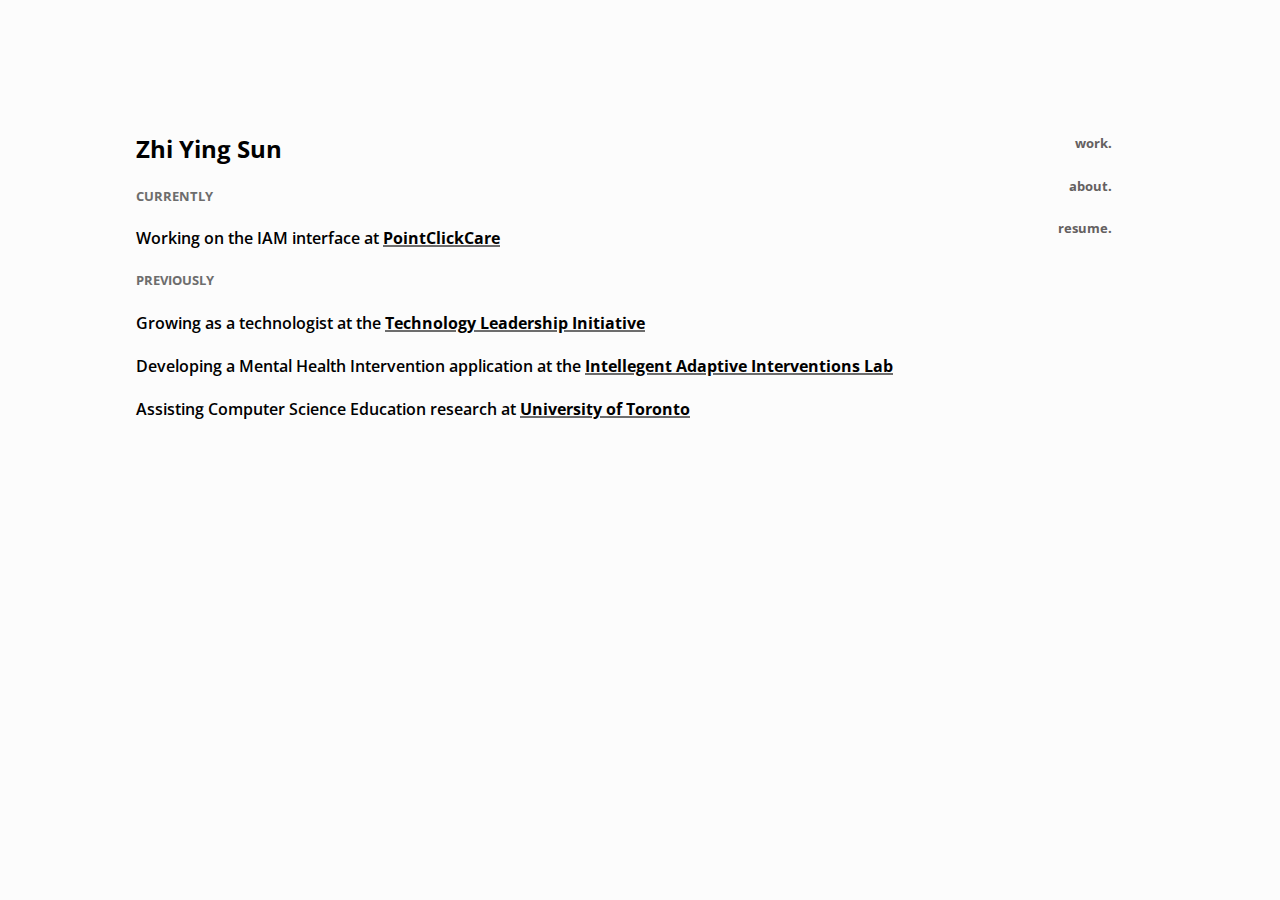
<file: index.html>
<!DOCTYPE html>
<html lang="en">
<head>
    <meta charset="UTF-8">
    <meta name="viewport" content="width=device-width, initial-scale=1.0">
    <title>Sophy Sun</title>
    <link rel="stylesheet" href="styles.css">
    <link href="https://fonts.googleapis.com/css2?family=EB+Garamond:ital,wght@0,400;0,500;0,600;0,700;0,800;1,400;1,500;1,600;1,700;1,800&display=swap" rel="stylesheet"/>
    <!-- <script src="https://cdn.jsdelivr.net/npm/bootsftrap@5.0.0-beta1/dist/js/bootstrap.bundle.min.js" integrity="sha384-ygbV9kiqUc6oa4msXn9868pTtWMgiQaeYH7/t7LECLbyPA2x65Kgf80OJFdroafW" crossorigin="anonymous"></script> -->
    <meta name="description" content="Personal website of Sophy Sun, an aspiring Software Engineer.">
    <link rel="shortcut icon" type="image/png" href="favicon.png">
    <!-- Google / Search Engine Tags -->
    <meta itemprop="name" content="Sophy Sun">
    <meta itemprop="description" content="Personal website of Sophy Sun, an aspiring Computer Scientist.">
    <meta itemprop="image" content="http://sophysun.me/website.png">

    <!-- Global site tag (gtag.js) - Google Analytics -->
    <script async src="https://www.googletagmanager.com/gtag/js?id=UA-172489547-1"></script>
    <script>
    window.dataLayer = window.dataLayer || [];
    function gtag(){dataLayer.push(arguments);}
    gtag('js', new Date());

    gtag('config', 'UA-172489547-1');
    </script>
</head>
<body>
    <div class="content">
        <div class="title">
            <h2>Zhi Ying Sun</h2>
        </div>
        <div class="subtitle">
            <h5>CURRENTLY</h5>
        </div>
        <div class="text">
            <h4>Working on the IAM interface at <a href="https://pointclickcare.com/" target="_blank" rel="noopener noreferrer">PointClickCare</a></h4>
        </div>
        <div class="subtitle">
            <h5>PREVIOUSLY</h5>
        </div>
        <div class="text">
            <h4>Growing as a technologist at the <a href="https://www.technologyleadershipinitiative.com/" target="_blank" rel="noopener noreferrer">Technology Leadership Initiative</a></h4>
            <h4>Developing a Mental Health Intervention application at the <a href="http://www.josephjaywilliams.com/projects" target="_blank" rel="noopener noreferrer">Intellegent Adaptive Interventions Lab</a></h4>
            <h4>Assisting Computer Science Education research at <a href="https://uoftcsed.github.io/" target="_blank" rel="noopener noreferrer">University of Toronto</a></h4>
        </div>
        
    </div>
    <div class="sidebar">
        <h5><a href="https://sophysun.me/">work</a>.</h5>
        <div class="tooltip">about.
            <span class="tooltiptext">coming soon.</span>
          </div>
        <h5><a href="Zhi_Ying Sun_Resume.pdf">resume.</a></h5>
    </div>
</body>
</html>
</file>
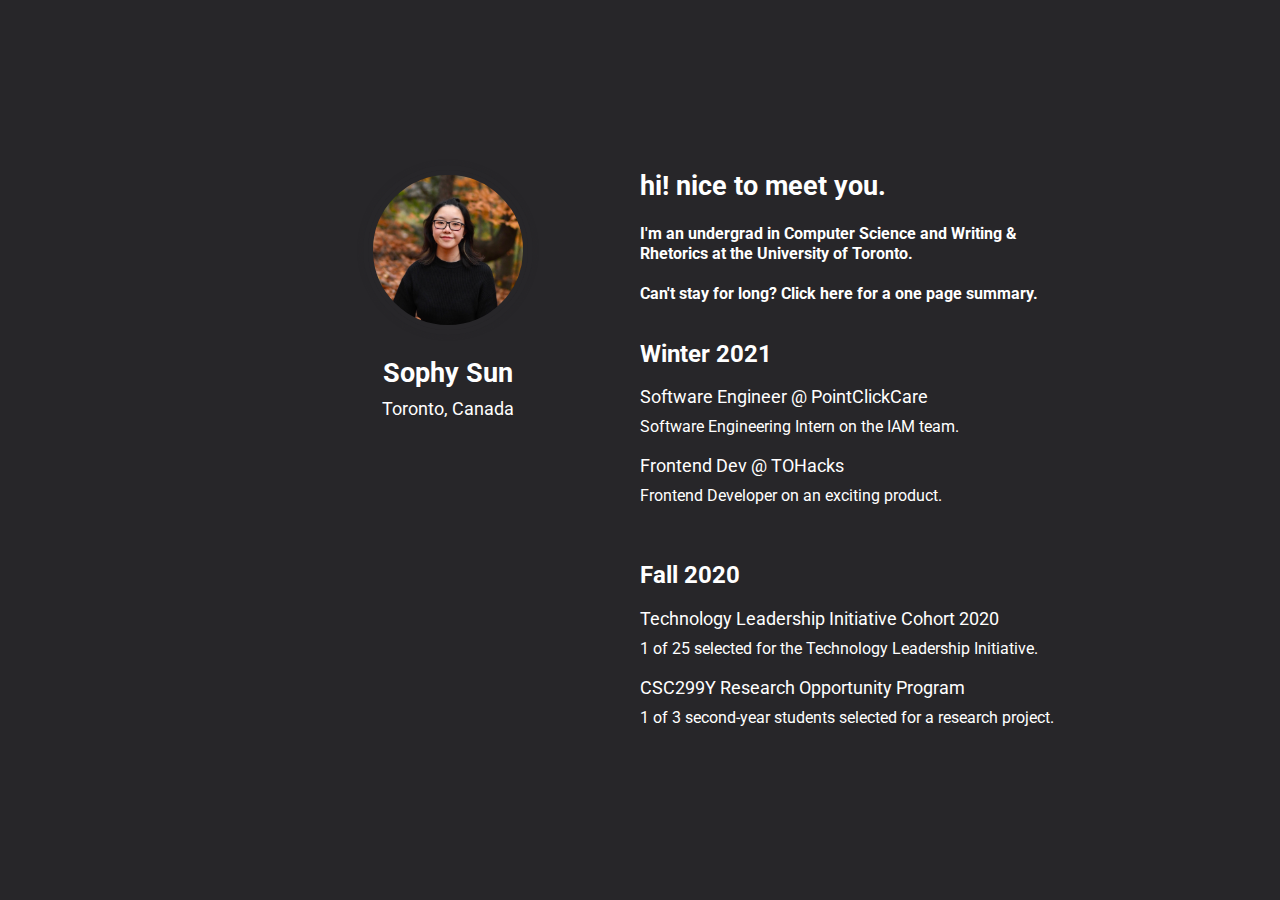
<file: old website/index.html>
<!DOCTYPE html>
<html lang="en">
<head>
    <meta charset="UTF-8">
    <meta name="viewport" content="width=device-width, initial-scale=1.0">
    <meta http-equiv="X-UA-Compatible" content="ie=edge">
    <link rel="stylesheet" href="https://use.fontawesome.com/releases/v5.4.1/css/all.css" integrity="sha384-5sAR7xN1Nv6T6+dT2mhtzEpVJvfS3NScPQTrOxhwjIuvcA67KV2R5Jz6kr4abQsz" crossorigin="anonymous">
    <link rel="stylesheet" href="style.css">

    <meta name="description" content="Personal website of Sophy Sun, an aspiring Computer Scientist.">

    <!-- Google / Search Engine Tags -->
    <meta itemprop="name" content="Sophy Sun">
    <meta itemprop="description" content="Personal website of Sophy Sun, an aspiring Computer Scientist.">
    <meta itemprop="image" content="http://sophysun.me/sophy.jpg">

    <!-- Global site tag (gtag.js) - Google Analytics -->
    <script async src="https://www.googletagmanager.com/gtag/js?id=UA-172489547-1"></script>
    <script>
    window.dataLayer = window.dataLayer || [];
    function gtag(){dataLayer.push(arguments);}
    gtag('js', new Date());

    gtag('config', 'UA-172489547-1');
    </script>

    <!-- Facebook Meta Tags -->
    <meta property="og:url" content="https://sophysun.me">
    <meta property="og:type" content="website">
    <meta property="og:title" content="Sophy Sun">
    <meta property="og:description" content="Personal website of Sophy Sun, an aspiring Computer Scientist.">
    <meta property="og:image" content="http://sophysun.me/sophy.jpg">

    <!-- Twitter Meta Tags -->
    <meta name="twitter:card" content="summary_large_image">
    <meta name="twitter:title" content="Sophy Sun">
    <meta name="twitter:description" content="Personal website of Sophy Sun, an aspiring Computer Scientist.">
    <meta name="twitter:image" content="http://sophysun.me/sophy.jpg">
    <title>Sophy Sun</title>

</head>
<body>
    <!-- <div class="nav">
        <a href="sophysun.me/resources">Resources</a>
    </div> -->

    <div class="grid-2">
        <div class="section-1">
            <div id="window-container" className="mx-auto">
                <div id="window-cirle-container">
                <div id="window-inner-container">
                    <div id="window"></div>
                </div>
                </div>
            </div>
            
            <h2>Sophy Sun</h2>
            <p>Toronto, Canada</p>
            <a href="https://twitter.com/_sophysun" target="_blank" alt="Sophy Sun Twitter"><i class="fab fa-twitter"></i></a>
            <a  href="https://github.com/ZhiYingSun" target="_blank"  alt="Sophy Sun Github"><i class="fab fa-github"></i></a>
            <a href="https://www.instagram.com/_sophysun/" target="_blank"  alt="Sophy Sun Instagram"><i class="fab fa-instagram"></i></a>
            <a href="https://www.linkedin.com/in/sophy-sun-87980612b/" target="_blank"  alt="Sophy Sun Linkedin"><i class="fab fa-linkedin"></i></a>
        </div>
        <div class="section-2">
            <h2><span>hi! nice to meet you.</span></h2>
            <h4>
                I'm an undergrad in Computer Science and Writing & Rhetorics at the University of Toronto.
                <!-- I'm a computer science student passionate about creating innovative solutions and unique expereinces in a meaningful way.  -->
                <br></br>
                Can't stay for long? <a href="Zhi_Ying Sun_Resume.pdf" style="font-size: 1rem;" target="_blank">Click here for a one page summary.</a>
        
                <!-- Currently: Looking for opportunities for Summer 2021. -->
    
                <!-- <a href="Zhi_Ying Sun_Resume.pdf">Click Here to see my CV.</a> -->
                <!-- Currently: Undergraduate Researcher @ UofT -->

                <!-- Previously: Fellow at RTC  -->
            </h4>
            <h2>Winter 2021</h2>

            <a href="https://pointclickcare.com/" style="width: 75px" target="_blank">Software Engineer @ PointClickCare</a>
            <p>Software Engineering Intern on the IAM team.</p>

            <a href="https://pointclickcare.com/" style="width: 75px" target="_blank">Frontend Dev @ TOHacks</a>
            <p>Frontend Developer on an exciting product.</p>

            <h2>Fall 2020</h2>

            <a href="https://www.technologyleadershipinitiative.com/" style="width: 75px" target="_blank">Technology Leadership Initiative Cohort 2020</a>
            <p>1 of 25 selected for the Technology Leadership Initiative.</p>

            <a href="https://www.artsci.utoronto.ca/current/academics/research-opportunities/research-opportunities-program " style="width: 75px" target="_blank">CSC299Y Research Opportunity Program</a>
            <p>1 of 3 second-year students selected for a research project.</p>

        </div>
    </div>

</body>
</html>
</file>
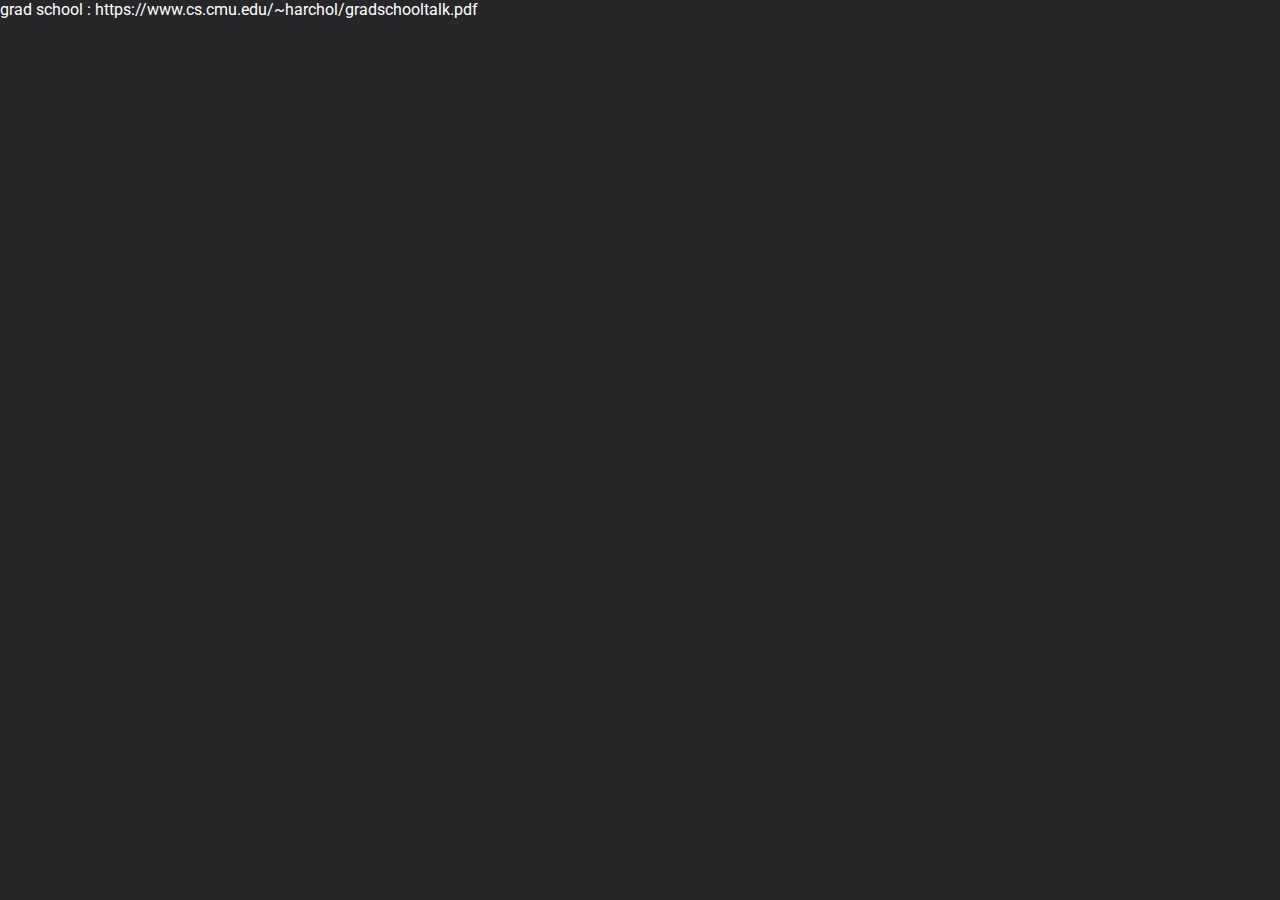
<file: resources.html>
<!DOCTYPE html>
<html lang="en">
<head>
    <meta charset="UTF-8">
    <meta name="viewport" content="width=device-width, initial-scale=1.0">
    <meta http-equiv="X-UA-Compatible" content="ie=edge">
    <link rel="stylesheet" href="https://use.fontawesome.com/releases/v5.4.1/css/all.css" integrity="sha384-5sAR7xN1Nv6T6+dT2mhtzEpVJvfS3NScPQTrOxhwjIuvcA67KV2R5Jz6kr4abQsz" crossorigin="anonymous">
    <link rel="stylesheet" href="style.css">

    <meta name="description" content="Personal website of Sophy Sun, an aspiring Computer Scientist.">

    <!-- Google / Search Engine Tags -->
    <meta itemprop="name" content="Sophy Sun">
    <meta itemprop="description" content="Personal website of Sophy Sun, an aspiring Computer Scientist.">
    <meta itemprop="image" content="http://sophysun.me/sophy.jpg">

    <!-- Global site tag (gtag.js) - Google Analytics -->
    <script async src="https://www.googletagmanager.com/gtag/js?id=UA-172489547-1"></script>
    <script>
    window.dataLayer = window.dataLayer || [];
    function gtag(){dataLayer.push(arguments);}
    gtag('js', new Date());

    gtag('config', 'UA-172489547-1');
    </script>

    <!-- Facebook Meta Tags -->
    <meta property="og:url" content="https://sophysun.me">
    <meta property="og:type" content="website">
    <meta property="og:title" content="Sophy Sun">
    <meta property="og:description" content="Personal website of Sophy Sun, an aspiring Computer Scientist.">
    <meta property="og:image" content="http://sophysun.me/sophy.jpg">

    <!-- Twitter Meta Tags -->
    <meta name="twitter:card" content="summary_large_image">
    <meta name="twitter:title" content="Sophy Sun">
    <meta name="twitter:description" content="Personal website of Sophy Sun, an aspiring Computer Scientist.">
    <meta name="twitter:image" content="http://sophysun.me/sophy.jpg">
    <title>Sophy Sun</title>

</head>
<body>
 
    grad school : https://www.cs.cmu.edu/~harchol/gradschooltalk.pdf

</body>
</html>
</file>
<file: styles.css>
@import url("https://fonts.googleapis.com/css2?family=Open+Sans:wght@300;400;600;700;800&display=swap");

body {
  margin-top: 7rem;
  font-family: "Open Sans", sans-serif;
  -webkit-font-smoothing: antialiased;
  -moz-osx-font-smoothing: grayscale;
  background-color: #FCFCFC;
}

.title {
    font-weight: bold;
}

.subtitle {
  color: #6D6D6D;
}

.content {
  display: inline-block;
  margin-left: 8rem;
  margin-right: 2rem;
}

.text h4 {
  font-weight: 600;
}

.text a {
  color: black;
  text-decoration: underline;
  text-decoration-color: #6D6D6D;
  text-decoration-thickness: 2px;
  font-weight: 700;
}

.sidebar {
  float: right;
  margin-right: 10rem;
  color: #646060;
  text-align: right;
}

.sidebar a {
  color: #646060;
  text-decoration:none;
}

.sidebar a:hover{
  color: black;
}

/* Tooltip container */
.tooltip {
  font-weight: bold;
  font-size: 0.8em;
  color: #646060;
  position: relative;
  display: inline-block;
}

/* Tooltip text */
.tooltip .tooltiptext {
  top: -5px;
  left: 130%;
  visibility: hidden;
  width: 110px;
  background-color: #646060;
  color: #fff;
  text-align: center;
  padding: 5px 0;
  border-radius: 6px;
 
  /* Position the tooltip text - see examples below! */
  position: absolute;
  z-index: 1;
}

/* Show the tooltip text when you mouse over the tooltip container */
.tooltip:hover .tooltiptext {
  visibility: visible;
}

/* Smartphones (portrait and landscape) ----------- */
@media only screen and (max-device-width : 1024px) {
  body {
    /* margin-top: 7rem; */
    font-family: "Open Sans", sans-serif;
    -webkit-font-smoothing: antialiased;
    -moz-osx-font-smoothing: grayscale;
    background-color: #FCFCFC;
  }
  
  .title {
    font-weight: bold;
  }
  
  .subtitle {
    color: #6D6D6D;
  }
  
  .content {
    display: inline-block;
    margin-left: 2rem;
    margin-right: 2rem;
  }
  
  .sidebar {
    display: none;
    float: right;
    /* margin-right: 10rem; */
    color: #646060;
    text-align: right;
  }
  
  .sidebar a {
    color: #646060;
    text-decoration:none
  }
  
  .sidebar a:hover{
    color: black;
  }
  
  /* Tooltip container */
  .tooltip {
    font-weight: bold;
    font-size: 0.8em;
    color: #646060;
    position: relative;
    display: inline-block;
  }
  
  /* Tooltip text */
  .tooltip .tooltiptext {
    top: -5px;
    left: 130%;
    visibility: hidden;
    width: 110px;
    background-color: #646060;
    color: #fff;
    text-align: center;
    padding: 5px 0;
    border-radius: 6px;
   
    /* Position the tooltip text - see examples below! */
    position: absolute;
    z-index: 1;
  }
  
  /* Show the tooltip text when you mouse over the tooltip container */
  .tooltip:hover .tooltiptext {
    visibility: visible;
  }
  }
</file>
<file: old website/style.css>
/* global */
@import url("https://fonts.googleapis.com/css?family=Roboto");

#window {
  height: 150px; /*  size of the profile */
  width: 150px;
  background-image: url(sophy.jpg);
  background-repeat: no-repeat;
  background-size: cover;
  border-radius: 50%;
  border: 5px solid #272629;
  box-sizing: content-box;
}
#window-container {
  border-radius: 50%;
  transition: 0.3s ease all;
}

#window-container:hover {
  transform: scale(0.99);
}
#window-inner-container {
  height: 160px; /*  size of the border */
  width: 160px;
  border-radius: 50%;
  border: 5px solid #272629;
  box-sizing: content-box;
  box-shadow: 0px 0px 5px #272629;
  display: block;
  margin-left: auto;
  margin-right: auto;
}
/* #window-inner-container:hover {
    border-color: black;
    box-shadow: 0px 0px 5px black;
  } */
#window-cirle-container:hover {
  box-sizing: content-box;
}

.grid-2 {
  display: grid;
  grid-template-columns: repeat(2, 1fr);
}

body {
  margin: 0;
  padding: 0;
  font-family: "Roboto", sans-serif;
  background-color: #272629;
  color: #ffffff;
}

h2,
.white {
  color: rgb(255, 255, 255);
}

h3 {
  color: rgb(255, 255, 255);
}

a {
  color: #ffffff;
  text-decoration: none;
}

i.fab {
  font-weight: normal;
}

/* section 1 */
.section-1 {
  padding-top: 18.3vh;
  padding-left: 20vw;
  text-align: center;
}

.section-1 p {
  font-size: 1.1rem;
  padding-bottom: 10px;
  margin: 0;
}

.section-1 h2 {
  font-size: 1.7rem;
  margin-bottom: 10px;
}

.section-1 a,
.icon-link-container a {
  font-size: 1.5rem;
  padding: 10px;
}

.section-2 span {
  font-size: 1.7rem;
  
  background-position: -0% 0;
  background-size: 200% auto;
  color: rgb(255, 255, 255);
  line-height: 1.15em;
  text-decoration: none;
  transition: background-position 0.5s ease-out;
}
.section-2 span:hover {
  font-size: 1.7rem;
  background-position: -99.99% 0;
}

/* .section-2 h2:hover {
  background-color: #ec9c6a;
  background-image: linear-gradient(to right, #ec9c6a 0%, #f3a676 100%);
  cursor: pointer;
  transition: 0.3s;
} */
/* section 2 */
.section-2 {
  padding-top: 15vh;
  padding-bottom: 10vh;
  width: 70%;
}

.section-2 h2 {
  font-size: 1.5rem;
  margin-top: 1.5em;
}

.section-2 h4 {
  line-height: 20px;
}

.section-2 p {
  font-size: 1rem;
  padding-bottom: 20px;
  padding-top: 10px;
  margin: 0;
}

.section-2 .fa-li i {
  color: rgb(255, 255, 255);
}

.section-2 a {
  font-size: 1.1rem;
  color: rgb(255, 255, 255);
}

.section-2 a:hover {
  color: rgb(245, 245, 245);
  cursor: pointer;
  transition: 0.2s;
}

.section-1 a:hover,
.icon-link-container a:hover {
  color: rgb(224, 221, 221);
  cursor: pointer;
  transition: 0.3s;
}

.white:hover {
  position: relative;
  padding-left: 10px;
}

.nav {
  text-align: right;
  padding-top: 20px;
  padding-right: 25px;
}

/* media queres */
@media (max-width: 780px) {
  .grid-2 {
    grid-template-columns: 1fr;
  }
  .section-1 {
    padding: 0;
    padding-top: 5rem;
  }
  .section-2 {
    padding: 0;
    padding-left: 1.5rem;
    padding-top: 2rem;
    padding-bottom: 2rem;
  }
}
</file>
<file: style.css>
/* global */
@import url("https://fonts.googleapis.com/css?family=Roboto");

#window {
  height: 150px; /*  size of the profile */
  width: 150px;
  background-image: url(sophy.jpg);
  background-repeat: no-repeat;
  background-size: cover;
  border-radius: 50%;
  border: 5px solid #272629;
  box-sizing: content-box;
}
#window-container {
  border-radius: 50%;
  transition: 0.3s ease all;
}

#window-container:hover {
  transform: scale(0.99);
}
#window-inner-container {
  height: 160px; /*  size of the border */
  width: 160px;
  border-radius: 50%;
  border: 5px solid #272629;
  box-sizing: content-box;
  box-shadow: 0px 0px 5px #272629;
  display: block;
  margin-left: auto;
  margin-right: auto;
}
/* #window-inner-container:hover {
    border-color: black;
    box-shadow: 0px 0px 5px black;
  } */
#window-cirle-container:hover {
  box-sizing: content-box;
}

.grid-2 {
  display: grid;
  grid-template-columns: repeat(2, 1fr);
}

body {
  margin: 0;
  padding: 0;
  font-family: "Roboto", sans-serif;
  background-color: #272629;
  color: #ffffff;
}

h2,
.white {
  color: rgb(255, 255, 255);
}

h3 {
  color: rgb(255, 255, 255);
}

a {
  color: #ffffff;
  text-decoration: none;
}

i.fab {
  font-weight: normal;
}

/* section 1 */
.section-1 {
  padding-top: 18.3vh;
  padding-left: 20vw;
  text-align: center;
}

.section-1 p {
  font-size: 1.1rem;
  padding-bottom: 10px;
  margin: 0;
}

.section-1 h2 {
  font-size: 1.7rem;
  margin-bottom: 10px;
}

.section-1 a,
.icon-link-container a {
  font-size: 1.5rem;
  padding: 10px;
}

.section-2 span {
  font-size: 1.7rem;
  
  background-position: -0% 0;
  background-size: 200% auto;
  color: rgb(255, 255, 255);
  line-height: 1.15em;
  text-decoration: none;
  transition: background-position 0.5s ease-out;
}
.section-2 span:hover {
  font-size: 1.7rem;
  background-position: -99.99% 0;
}

/* .section-2 h2:hover {
  background-color: #ec9c6a;
  background-image: linear-gradient(to right, #ec9c6a 0%, #f3a676 100%);
  cursor: pointer;
  transition: 0.3s;
} */
/* section 2 */
.section-2 {
  padding-top: 15vh;
  padding-bottom: 10vh;
  width: 70%;
}

.section-2 h2 {
  font-size: 1.5rem;
  margin-top: 1.5em;
}

.section-2 h4 {
  line-height: 20px;
}

.section-2 p {
  font-size: 1rem;
  padding-bottom: 20px;
  padding-top: 10px;
  margin: 0;
}

.section-2 .fa-li i {
  color: rgb(255, 255, 255);
}

.section-2 a {
  font-size: 1.1rem;
  color: rgb(255, 255, 255);
}

.section-2 a:hover {
  color: rgb(245, 245, 245);
  cursor: pointer;
  transition: 0.2s;
}

.section-1 a:hover,
.icon-link-container a:hover {
  color: rgb(224, 221, 221);
  cursor: pointer;
  transition: 0.3s;
}

.white:hover {
  position: relative;
  padding-left: 10px;
}

.nav {
  text-align: right;
  padding-top: 20px;
  padding-right: 25px;
}

/* media queres */
@media (max-width: 780px) {
  .grid-2 {
    grid-template-columns: 1fr;
  }
  .section-1 {
    padding: 0;
    padding-top: 5rem;
  }
  .section-2 {
    padding: 0;
    padding-left: 1.5rem;
    padding-top: 2rem;
    padding-bottom: 2rem;
  }
}
</file>
